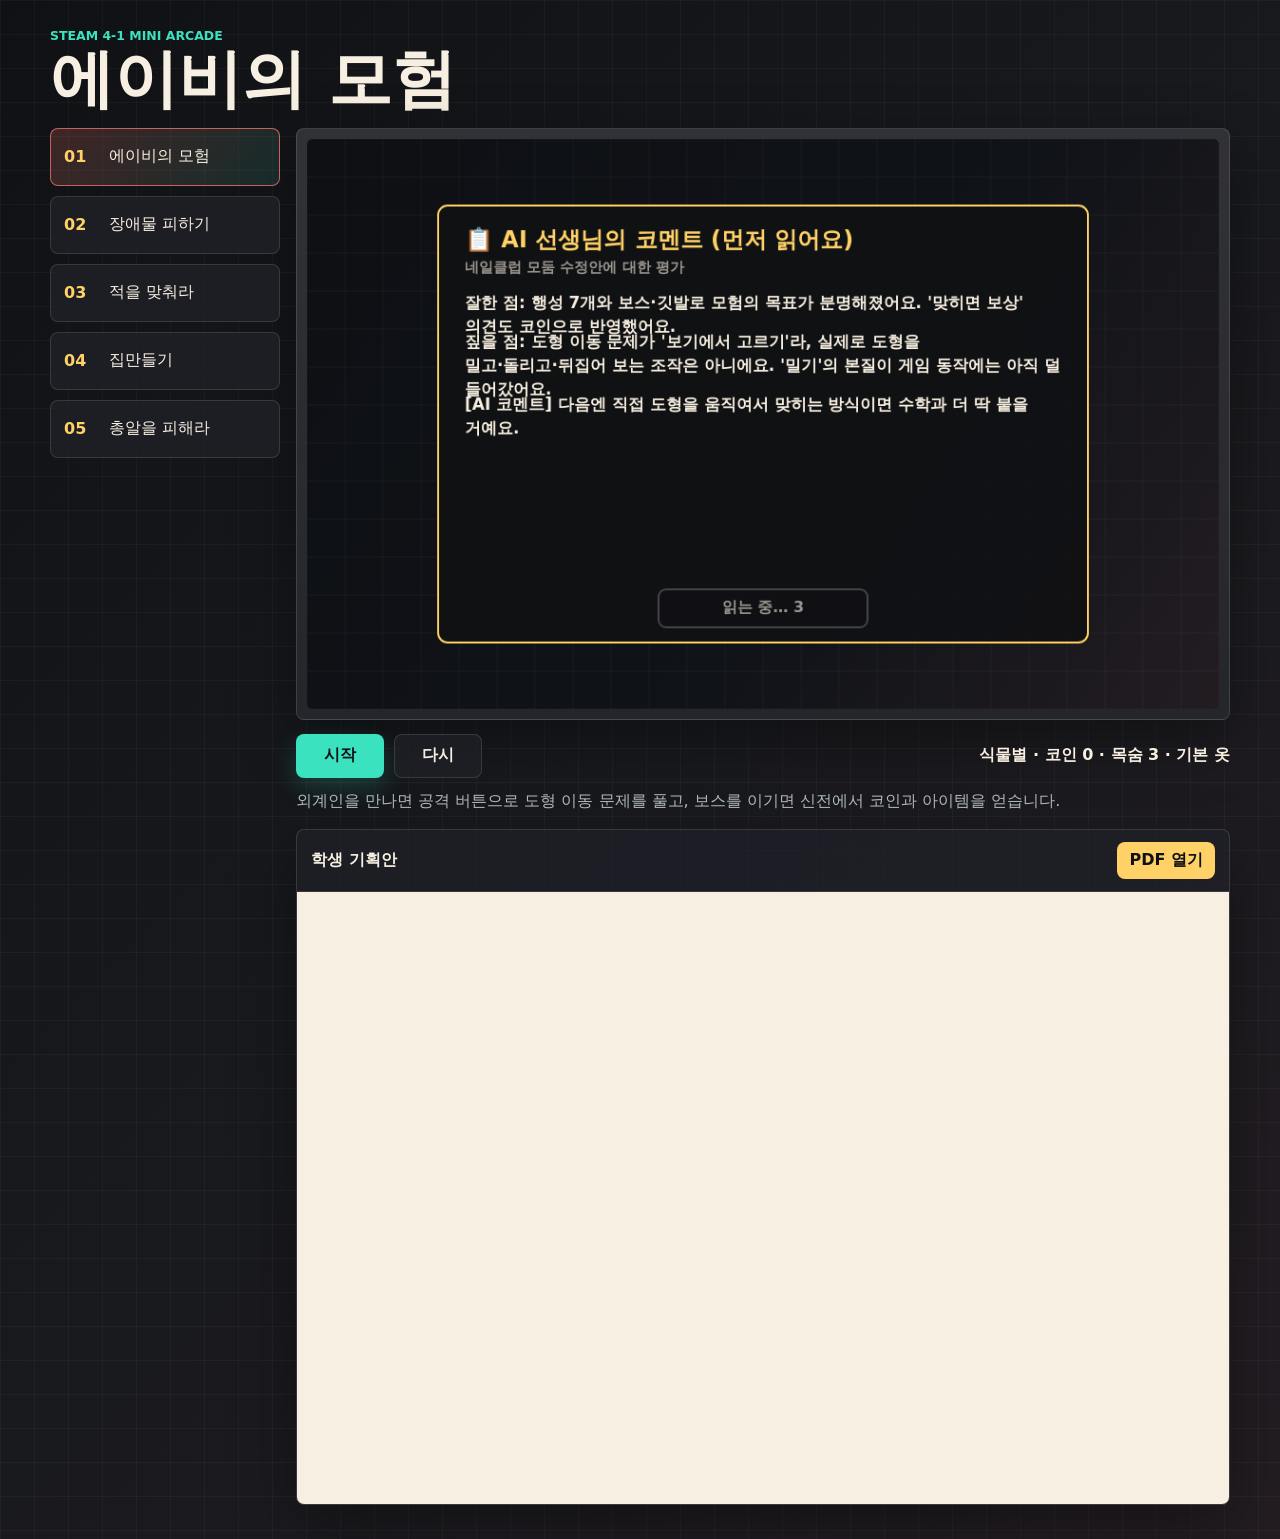
<file: index.html>
<!doctype html>
<html lang="ko">
  <head>
    <meta charset="utf-8" />
    <meta name="viewport" content="width=device-width, initial-scale=1" />
    <title>STEAM 미니 아케이드</title>
    <link rel="stylesheet" href="./styles.css" />
  </head>
  <body>
    <div class="app-shell">
      <header class="topbar">
        <div>
          <p class="eyebrow">STEAM 4-1 Mini Arcade</p>
          <h1 id="gameTitle">에이비의 모험</h1>
        </div>
      </header>

      <main class="game-layout">
        <nav class="game-menu" aria-label="게임 선택">
          <button class="game-tab is-active" type="button" data-game="aebi">
            <span>01</span>
            에이비의 모험
          </button>
          <button class="game-tab" type="button" data-game="dodge">
            <span>02</span>
            장애물 피하기
          </button>
          <button class="game-tab" type="button" data-game="shoot">
            <span>03</span>
            적을 맞춰라
          </button>
          <button class="game-tab" type="button" data-game="house">
            <span>04</span>
            집만들기
          </button>
          <button class="game-tab" type="button" data-game="bullet">
            <span>05</span>
            총알을 피해라
          </button>
        </nav>

        <section class="play-zone" aria-label="게임 플레이 영역">
          <div class="canvas-frame">
            <canvas
              id="gameCanvas"
              width="960"
              height="600"
              aria-label="선택한 미니게임 화면"
            ></canvas>
          </div>

          <div class="control-row">
            <div class="action-buttons">
              <button id="startBtn" class="primary-action" type="button">
                시작
              </button>
              <button id="resetBtn" class="ghost-action" type="button">
                다시
              </button>
            </div>
            <p id="gameStats" class="stats-line" aria-live="polite"></p>
          </div>

          <p id="gameInstructions" class="instructions"></p>

          <section class="student-plan" aria-labelledby="studentPlanTitle">
            <div class="plan-heading">
              <h2 id="studentPlanTitle">학생 기획안</h2>
              <a id="planLink" href="./source/readable-plans/에이비의 모험.pdf" target="_blank" rel="noreferrer">PDF 열기</a>
            </div>
            <iframe
              id="planFrame"
              title="학생 기획안 PDF"
              src="./source/readable-plans/에이비의 모험.pdf"
            ></iframe>
          </section>
        </section>
      </main>
    </div>

    <script src="./app.js" defer></script>
  </body>
</html>
</file>
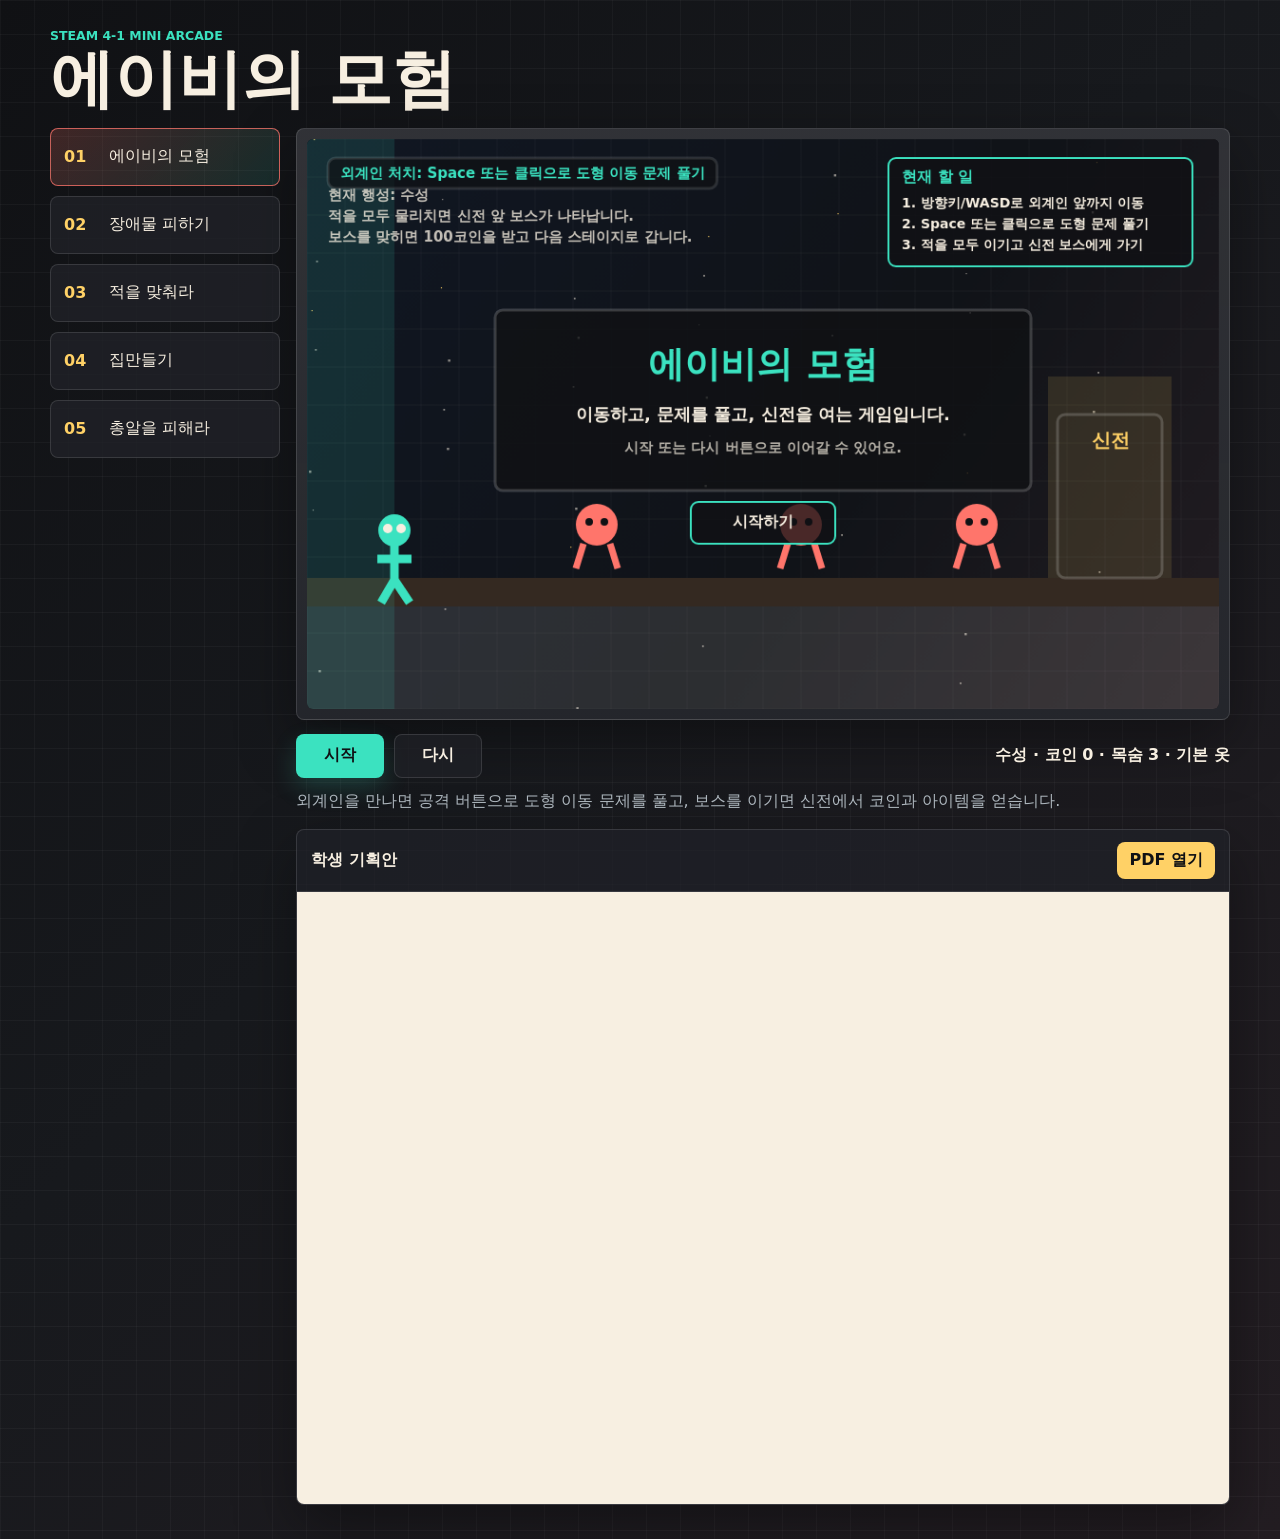
<file: source/index.html>
<!doctype html>
<html lang="ko">
  <head>
    <meta charset="utf-8" />
    <meta name="viewport" content="width=device-width, initial-scale=1" />
    <title>STEAM 미니 아케이드</title>
    <link rel="stylesheet" href="./styles.css" />
  </head>
  <body>
    <div class="app-shell">
      <header class="topbar">
        <div>
          <p class="eyebrow">STEAM 4-1 Mini Arcade</p>
          <h1 id="gameTitle">에이비의 모험</h1>
        </div>
      </header>

      <main class="game-layout">
        <nav class="game-menu" aria-label="게임 선택">
          <button class="game-tab is-active" type="button" data-game="aebi">
            <span>01</span>
            에이비의 모험
          </button>
          <button class="game-tab" type="button" data-game="dodge">
            <span>02</span>
            장애물 피하기
          </button>
          <button class="game-tab" type="button" data-game="shoot">
            <span>03</span>
            적을 맞춰라
          </button>
          <button class="game-tab" type="button" data-game="house">
            <span>04</span>
            집만들기
          </button>
          <button class="game-tab" type="button" data-game="bullet">
            <span>05</span>
            총알을 피해라
          </button>
        </nav>

        <section class="play-zone" aria-label="게임 플레이 영역">
          <div class="canvas-frame">
            <canvas
              id="gameCanvas"
              width="960"
              height="600"
              aria-label="선택한 미니게임 화면"
            ></canvas>
          </div>

          <div class="control-row">
            <div class="action-buttons">
              <button id="startBtn" class="primary-action" type="button">
                시작
              </button>
              <button id="resetBtn" class="ghost-action" type="button">
                다시
              </button>
            </div>
            <p id="gameStats" class="stats-line" aria-live="polite"></p>
          </div>

          <p id="gameInstructions" class="instructions"></p>

          <section class="student-plan" aria-labelledby="studentPlanTitle">
            <div class="plan-heading">
              <h2 id="studentPlanTitle">학생 기획안</h2>
              <a id="planLink" href="./readable-plans/에이비의 모험.pdf" target="_blank" rel="noreferrer">PDF 열기</a>
            </div>
            <iframe
              id="planFrame"
              title="학생 기획안 PDF"
              src="./readable-plans/에이비의 모험.pdf"
            ></iframe>
          </section>
        </section>
      </main>
    </div>

    <script src="./app.js" defer></script>
  </body>
</html>
</file>
<file: styles.css>
:root {
  color-scheme: dark;
  --ink: #101114;
  --ink-2: #17191d;
  --panel: #202228;
  --panel-soft: #2a2d33;
  --paper: #f7efe1;
  --muted: #adb6bd;
  --teal: #3be2c0;
  --coral: #ff756b;
  --amber: #ffd166;
  --mint: #b7f7d4;
  --violet: #b9a6ff;
  --line: rgba(255, 255, 255, 0.12);
  --shadow: 0 22px 60px rgba(0, 0, 0, 0.35);
}

* {
  box-sizing: border-box;
}

html,
body {
  min-height: 100%;
}

body {
  margin: 0;
  font-family:
    Inter, ui-sans-serif, system-ui, -apple-system, BlinkMacSystemFont, "Segoe UI",
    sans-serif;
  color: var(--paper);
  background:
    linear-gradient(rgba(255, 255, 255, 0.035) 1px, transparent 1px),
    linear-gradient(90deg, rgba(255, 255, 255, 0.03) 1px, transparent 1px),
    linear-gradient(135deg, #101114 0%, #17191d 44%, #231d22 100%);
  background-size: 34px 34px, 34px 34px, auto;
}

button {
  font: inherit;
}

.app-shell {
  width: min(1180px, calc(100vw - 32px));
  margin: 0 auto;
  padding: 28px 0 34px;
}

.topbar {
  margin-bottom: 18px;
}

.eyebrow {
  margin: 0 0 7px;
  color: var(--teal);
  font-size: 0.78rem;
  font-weight: 800;
  letter-spacing: 0;
  text-transform: uppercase;
}

h1 {
  margin: 0;
  font-size: clamp(2rem, 5vw, 4.9rem);
  line-height: 0.93;
  letter-spacing: 0;
}

.game-layout {
  display: grid;
  grid-template-columns: 230px minmax(0, 1fr);
  gap: 16px;
  align-items: start;
}

.game-menu {
  display: grid;
  gap: 10px;
  position: sticky;
  top: 18px;
}

.game-tab {
  width: 100%;
  min-height: 58px;
  border: 1px solid var(--line);
  border-radius: 8px;
  padding: 12px 13px;
  display: grid;
  grid-template-columns: 35px 1fr;
  gap: 10px;
  align-items: center;
  color: var(--paper);
  text-align: left;
  background: rgba(32, 34, 40, 0.78);
  cursor: pointer;
  transition:
    transform 150ms ease,
    border-color 150ms ease,
    background 150ms ease;
}

.game-tab span {
  color: var(--amber);
  font-weight: 900;
}

.game-tab:hover,
.game-tab:focus-visible {
  transform: translateX(3px);
  border-color: rgba(59, 226, 192, 0.56);
  outline: none;
}

.game-tab.is-active {
  border-color: rgba(255, 117, 107, 0.75);
  background: linear-gradient(135deg, rgba(255, 117, 107, 0.2), rgba(59, 226, 192, 0.12));
}

.play-zone {
  min-width: 0;
}

.canvas-frame {
  border: 1px solid var(--line);
  border-radius: 8px;
  padding: 10px;
  background:
    linear-gradient(180deg, rgba(247, 239, 225, 0.08), rgba(247, 239, 225, 0.02)),
    var(--panel);
  box-shadow: var(--shadow);
}

canvas {
  display: block;
  width: 100%;
  height: auto;
  aspect-ratio: 16 / 10;
  border-radius: 6px;
  background: #111318;
  touch-action: none;
}

.control-row {
  display: flex;
  align-items: center;
  justify-content: space-between;
  gap: 14px;
  margin-top: 14px;
}

.action-buttons {
  display: flex;
  gap: 10px;
  flex: 0 0 auto;
}

.primary-action,
.ghost-action {
  min-width: 88px;
  min-height: 44px;
  border-radius: 8px;
  border: 1px solid transparent;
  padding: 10px 16px;
  cursor: pointer;
  font-weight: 850;
}

.primary-action {
  color: #101114;
  background: var(--teal);
  box-shadow: 0 10px 24px rgba(59, 226, 192, 0.18);
}

.ghost-action {
  color: var(--paper);
  border-color: var(--line);
  background: rgba(32, 34, 40, 0.72);
}

.primary-action:hover,
.primary-action:focus-visible,
.ghost-action:hover,
.ghost-action:focus-visible {
  outline: 2px solid rgba(255, 209, 102, 0.58);
  outline-offset: 2px;
}

.stats-line {
  margin: 0;
  color: var(--paper);
  font-weight: 800;
  text-align: right;
}

.instructions {
  margin: 10px 0 0;
  color: var(--muted);
  line-height: 1.6;
}

.student-plan {
  margin-top: 16px;
  border: 1px solid var(--line);
  border-radius: 8px;
  overflow: hidden;
  background: rgba(32, 34, 40, 0.7);
  box-shadow: var(--shadow);
}

.plan-heading {
  min-height: 52px;
  display: flex;
  align-items: center;
  justify-content: space-between;
  gap: 12px;
  padding: 12px 14px;
  border-bottom: 1px solid var(--line);
}

.plan-heading h2 {
  margin: 0;
  color: var(--paper);
  font-size: 1rem;
  letter-spacing: 0;
}

.plan-heading a {
  flex: 0 0 auto;
  color: #101114;
  background: var(--amber);
  border-radius: 8px;
  padding: 8px 12px;
  font-weight: 850;
  text-decoration: none;
}

.student-plan iframe {
  display: block;
  width: 100%;
  height: min(68vh, 620px);
  min-height: 390px;
  border: 0;
  background: #f7efe1;
}

@media (max-width: 880px) {
  .app-shell {
    width: min(100% - 22px, 720px);
    padding-top: 18px;
  }

  .game-layout {
    grid-template-columns: 1fr;
  }

  .game-menu {
    position: static;
    grid-template-columns: repeat(5, minmax(134px, 1fr));
    overflow-x: auto;
    padding-bottom: 2px;
  }

  .game-tab {
    min-width: 134px;
    min-height: 54px;
    grid-template-columns: 1fr;
    gap: 3px;
  }

  .game-tab:hover,
  .game-tab:focus-visible {
    transform: translateY(-2px);
  }
}

@media (max-width: 620px) {
  .app-shell {
    width: calc(100% - 16px);
  }

  .canvas-frame {
    padding: 6px;
  }

  .control-row {
    align-items: stretch;
    flex-direction: column;
  }

  .action-buttons {
    width: 100%;
  }

  .primary-action,
  .ghost-action {
    flex: 1 1 0;
  }

  .stats-line {
    text-align: left;
  }
}
</file>
<file: source/styles.css>
:root {
  color-scheme: dark;
  --ink: #101114;
  --ink-2: #17191d;
  --panel: #202228;
  --panel-soft: #2a2d33;
  --paper: #f7efe1;
  --muted: #adb6bd;
  --teal: #3be2c0;
  --coral: #ff756b;
  --amber: #ffd166;
  --mint: #b7f7d4;
  --violet: #b9a6ff;
  --line: rgba(255, 255, 255, 0.12);
  --shadow: 0 22px 60px rgba(0, 0, 0, 0.35);
}

* {
  box-sizing: border-box;
}

html,
body {
  min-height: 100%;
}

body {
  margin: 0;
  font-family:
    Inter, ui-sans-serif, system-ui, -apple-system, BlinkMacSystemFont, "Segoe UI",
    sans-serif;
  color: var(--paper);
  background:
    linear-gradient(rgba(255, 255, 255, 0.035) 1px, transparent 1px),
    linear-gradient(90deg, rgba(255, 255, 255, 0.03) 1px, transparent 1px),
    linear-gradient(135deg, #101114 0%, #17191d 44%, #231d22 100%);
  background-size: 34px 34px, 34px 34px, auto;
}

button {
  font: inherit;
}

.app-shell {
  width: min(1180px, calc(100vw - 32px));
  margin: 0 auto;
  padding: 28px 0 34px;
}

.topbar {
  margin-bottom: 18px;
}

.eyebrow {
  margin: 0 0 7px;
  color: var(--teal);
  font-size: 0.78rem;
  font-weight: 800;
  letter-spacing: 0;
  text-transform: uppercase;
}

h1 {
  margin: 0;
  font-size: clamp(2rem, 5vw, 4.9rem);
  line-height: 0.93;
  letter-spacing: 0;
}

.game-layout {
  display: grid;
  grid-template-columns: 230px minmax(0, 1fr);
  gap: 16px;
  align-items: start;
}

.game-menu {
  display: grid;
  gap: 10px;
  position: sticky;
  top: 18px;
}

.game-tab {
  width: 100%;
  min-height: 58px;
  border: 1px solid var(--line);
  border-radius: 8px;
  padding: 12px 13px;
  display: grid;
  grid-template-columns: 35px 1fr;
  gap: 10px;
  align-items: center;
  color: var(--paper);
  text-align: left;
  background: rgba(32, 34, 40, 0.78);
  cursor: pointer;
  transition:
    transform 150ms ease,
    border-color 150ms ease,
    background 150ms ease;
}

.game-tab span {
  color: var(--amber);
  font-weight: 900;
}

.game-tab:hover,
.game-tab:focus-visible {
  transform: translateX(3px);
  border-color: rgba(59, 226, 192, 0.56);
  outline: none;
}

.game-tab.is-active {
  border-color: rgba(255, 117, 107, 0.75);
  background: linear-gradient(135deg, rgba(255, 117, 107, 0.2), rgba(59, 226, 192, 0.12));
}

.play-zone {
  min-width: 0;
}

.canvas-frame {
  border: 1px solid var(--line);
  border-radius: 8px;
  padding: 10px;
  background:
    linear-gradient(180deg, rgba(247, 239, 225, 0.08), rgba(247, 239, 225, 0.02)),
    var(--panel);
  box-shadow: var(--shadow);
}

canvas {
  display: block;
  width: 100%;
  height: auto;
  aspect-ratio: 16 / 10;
  border-radius: 6px;
  background: #111318;
  touch-action: none;
}

.control-row {
  display: flex;
  align-items: center;
  justify-content: space-between;
  gap: 14px;
  margin-top: 14px;
}

.action-buttons {
  display: flex;
  gap: 10px;
  flex: 0 0 auto;
}

.primary-action,
.ghost-action {
  min-width: 88px;
  min-height: 44px;
  border-radius: 8px;
  border: 1px solid transparent;
  padding: 10px 16px;
  cursor: pointer;
  font-weight: 850;
}

.primary-action {
  color: #101114;
  background: var(--teal);
  box-shadow: 0 10px 24px rgba(59, 226, 192, 0.18);
}

.ghost-action {
  color: var(--paper);
  border-color: var(--line);
  background: rgba(32, 34, 40, 0.72);
}

.primary-action:hover,
.primary-action:focus-visible,
.ghost-action:hover,
.ghost-action:focus-visible {
  outline: 2px solid rgba(255, 209, 102, 0.58);
  outline-offset: 2px;
}

.stats-line {
  margin: 0;
  color: var(--paper);
  font-weight: 800;
  text-align: right;
}

.instructions {
  margin: 10px 0 0;
  color: var(--muted);
  line-height: 1.6;
}

.student-plan {
  margin-top: 16px;
  border: 1px solid var(--line);
  border-radius: 8px;
  overflow: hidden;
  background: rgba(32, 34, 40, 0.7);
  box-shadow: var(--shadow);
}

.plan-heading {
  min-height: 52px;
  display: flex;
  align-items: center;
  justify-content: space-between;
  gap: 12px;
  padding: 12px 14px;
  border-bottom: 1px solid var(--line);
}

.plan-heading h2 {
  margin: 0;
  color: var(--paper);
  font-size: 1rem;
  letter-spacing: 0;
}

.plan-heading a {
  flex: 0 0 auto;
  color: #101114;
  background: var(--amber);
  border-radius: 8px;
  padding: 8px 12px;
  font-weight: 850;
  text-decoration: none;
}

.student-plan iframe {
  display: block;
  width: 100%;
  height: min(68vh, 620px);
  min-height: 390px;
  border: 0;
  background: #f7efe1;
}

@media (max-width: 880px) {
  .app-shell {
    width: min(100% - 22px, 720px);
    padding-top: 18px;
  }

  .game-layout {
    grid-template-columns: 1fr;
  }

  .game-menu {
    position: static;
    grid-template-columns: repeat(5, minmax(134px, 1fr));
    overflow-x: auto;
    padding-bottom: 2px;
  }

  .game-tab {
    min-width: 134px;
    min-height: 54px;
    grid-template-columns: 1fr;
    gap: 3px;
  }

  .game-tab:hover,
  .game-tab:focus-visible {
    transform: translateY(-2px);
  }
}

@media (max-width: 620px) {
  .app-shell {
    width: calc(100% - 16px);
  }

  .canvas-frame {
    padding: 6px;
  }

  .control-row {
    align-items: stretch;
    flex-direction: column;
  }

  .action-buttons {
    width: 100%;
  }

  .primary-action,
  .ghost-action {
    flex: 1 1 0;
  }

  .stats-line {
    text-align: left;
  }
}
</file>
